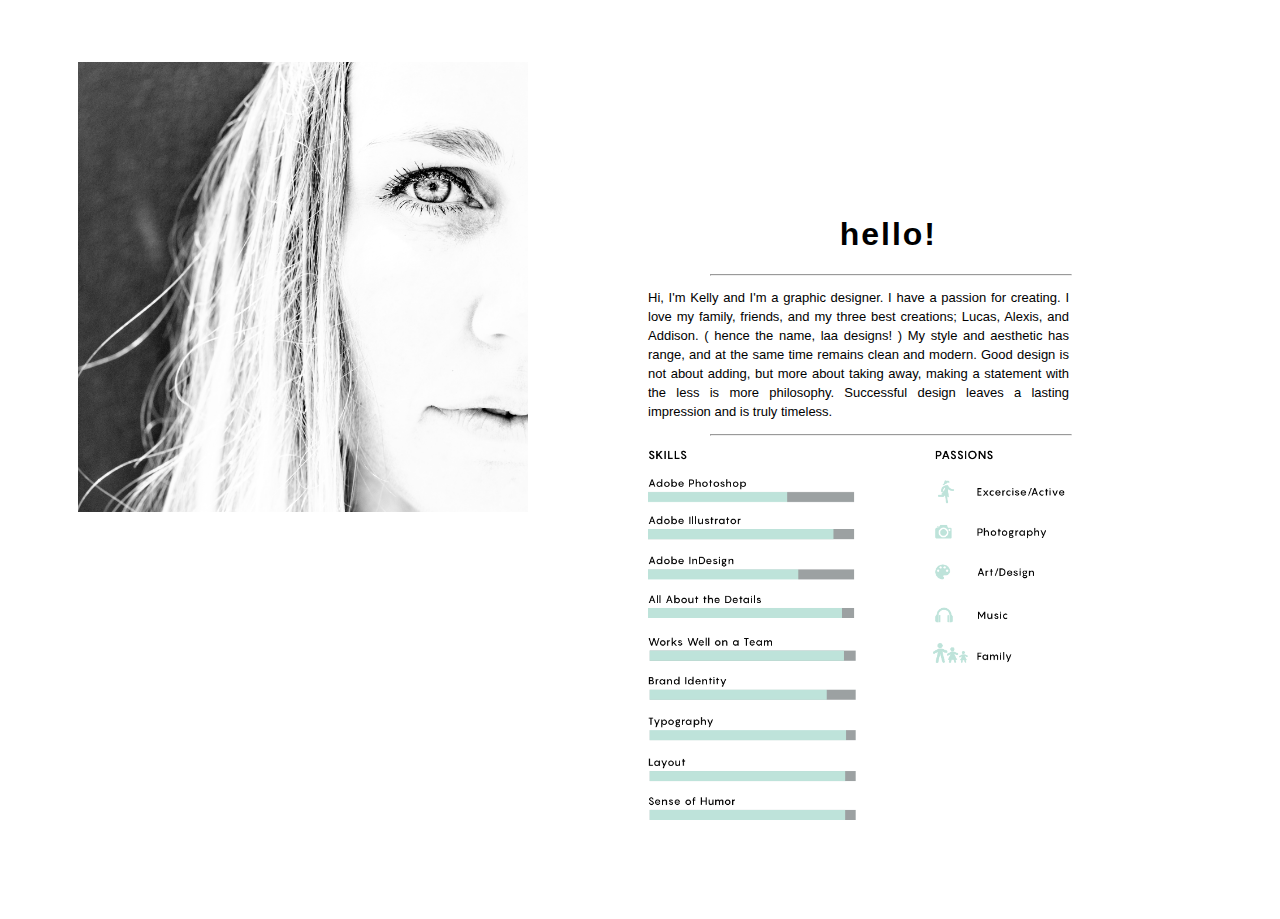
<file: about.html>
<!doctype html>
<html>
<head>
<meta charset="UTF-8">
<title>laa about page</title>
	<link href="about.css" rel="stylesheet">
</head>

<br>
<br>
<br>
<img src="half self portrait.JPG" width="450" margin-top: 70px; hspace="70">

<h1>hello!</h1>
	<hr noshade; width="360"; size="2";
	>
<body>
<p>
	Hi, I'm Kelly and I'm a graphic designer. I have a passion for creating. I love my family, friends, and my three best creations; Lucas, Alexis, and Addison. ( hence the name, laa designs! ) My style and aesthetic has range, and at the same time remains clean and modern. Good design is not about adding, but more about taking away, making a statement with the less is more philosophy. Successful design leaves a lasting impression and is truly timeless.
<br>
</p>
<hr noshade; width="360"; size="2";
	>
<p><img src="skills.png" width="600">
</p>

</body>

<br>
<br>
<br>
<br>

<footer>
	
	
</footer>
</html>
</file>
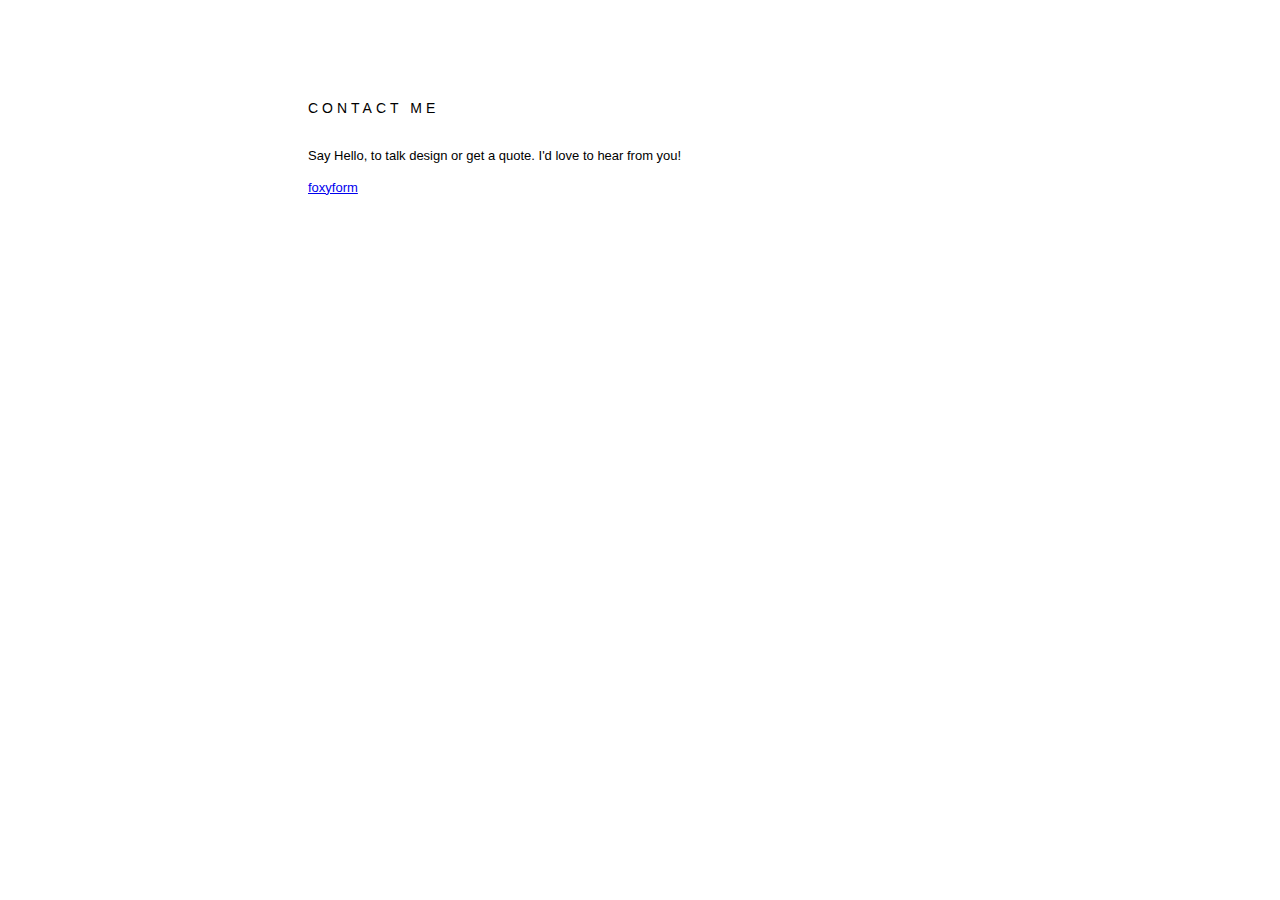
<file: contact.html>
<!doctype html>
<html>
<head>
<meta charset="utf-8">

<meta name="viewport" content="width=device-width">

<title>laa designs</title>
<link href="styles.css" rel="stylesheet">
<link href="https://fonts.googleapis.com/css?family=Open+Sans" rel="stylesheet">

<style>
	
	header{
		text-align: left;
		margin-top: 100px;
		margin-left: 300px;
		margin-right: 200px;
		font-family: Gotham, "Helvetica Neue", Helvetica, Arial, "sans-serif"; 
		letter-spacing: 4px;
		font-size: 14px;
			}

	
	
	p{
		font-family: Gotham, "Helvetica Neue", Helvetica, Arial, "sans-serif";
		font-size: 13px;
		margin-left: 300px;
		margin-right: 203px;
		text-align: justify;
		line-height: 145%;
		


	}

	
	</style>

<header>
CONTACT ME
	
</header>
<br>

<p>
	Say Hello, to talk design or get a quote. I'd love to hear from you!
</p>
<body>
<p>
<!-- Do not change the code! -->
<a id="foxyform_embed_link_853675" href="http://www.foxyform.com/">foxyform</a>
<script type="text/javascript">
(function(d, t){
   var g = d.createElement(t),
       s = d.getElementsByTagName(t)[0];
   g.src = "http://www.foxyform.com/js.php?id=853675&sec_hash=b7c6c9de760&width=350px";
   s.parentNode.insertBefore(g, s);
}(document, "script"));
</script>
<!-- Do not change the code! -->
<br>
<br>
<br>

<iframe src="https://www.google.com/maps/embed?pb=!1m14!1m8!1m3!1d14370.087944406523!2d-80.19300965!3d25.78634795!3m2!1i1024!2i768!4f13.1!4m3!3e6!4m0!4m0!5e0!3m2!1sen!2sus!4v1490123624200" width="400" height="300" frameborder="0" style="border:0" allowfullscreen></iframe>


</body>
</file>
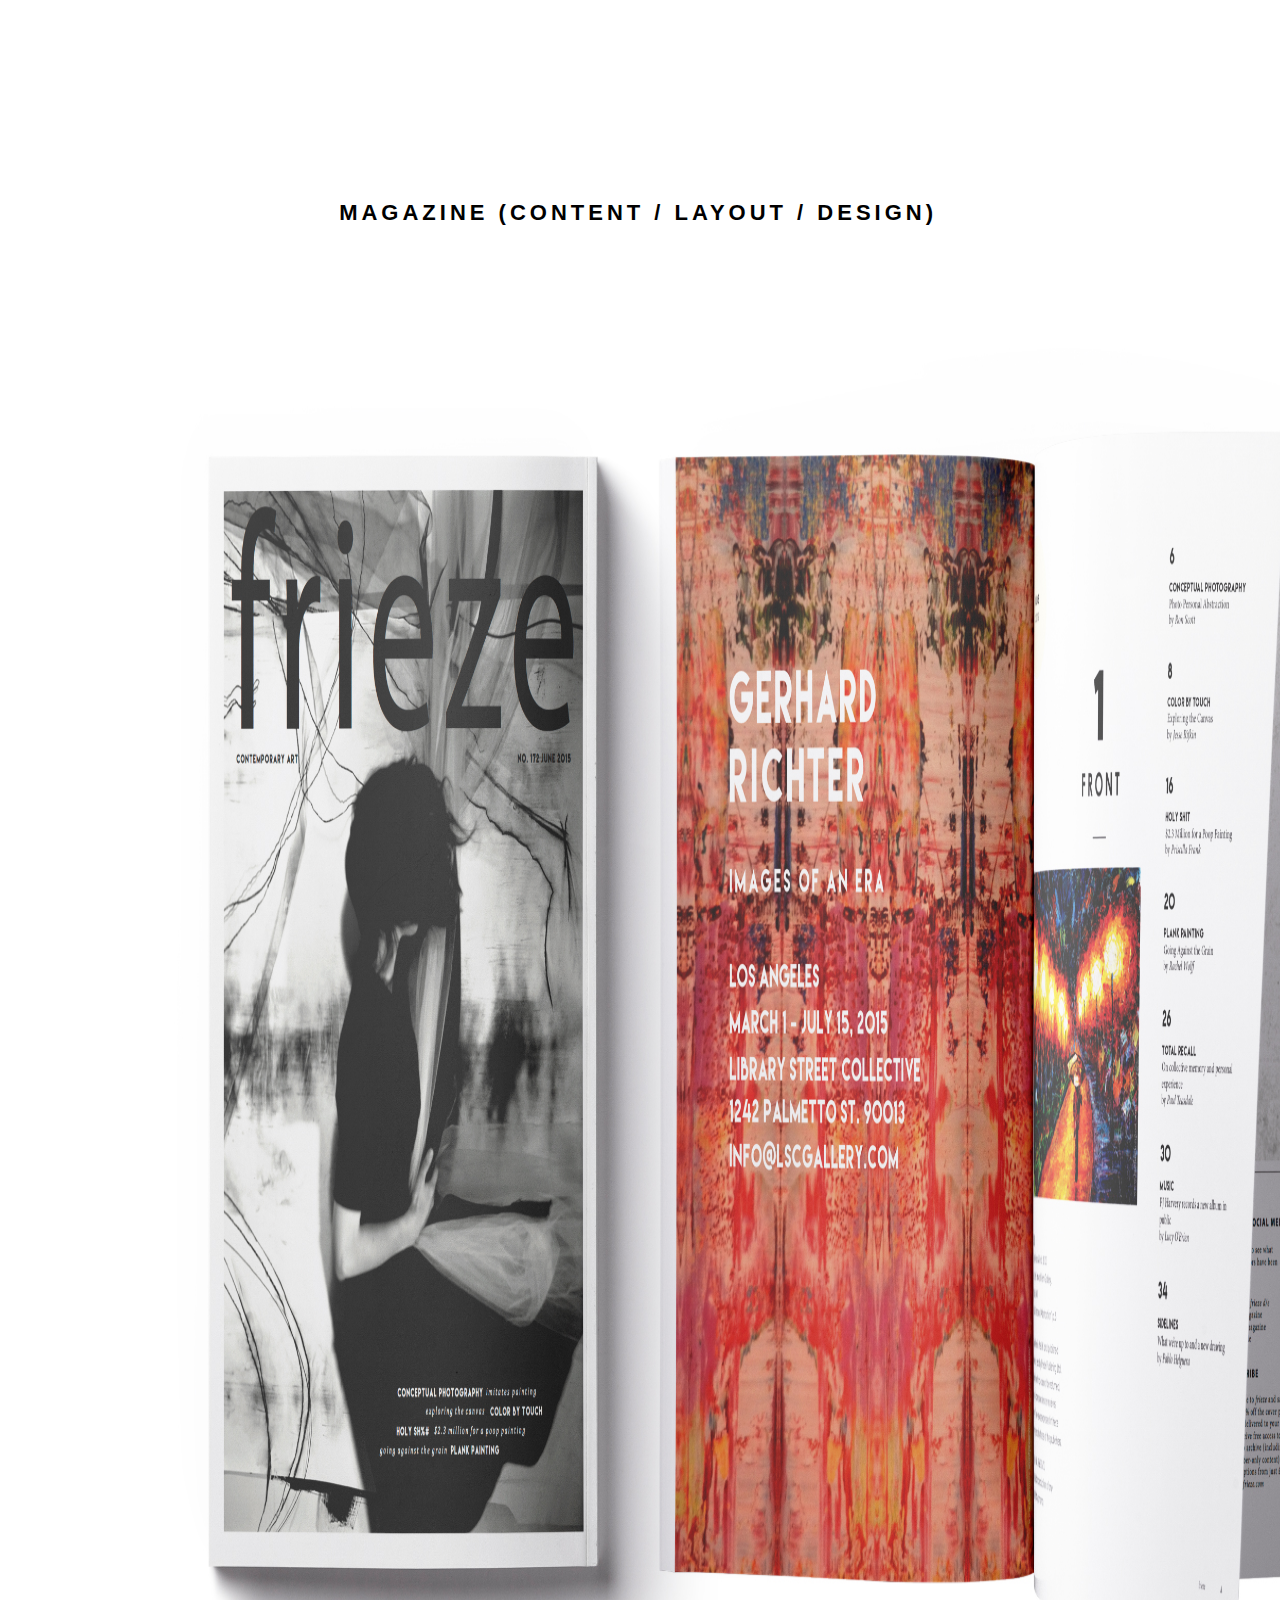
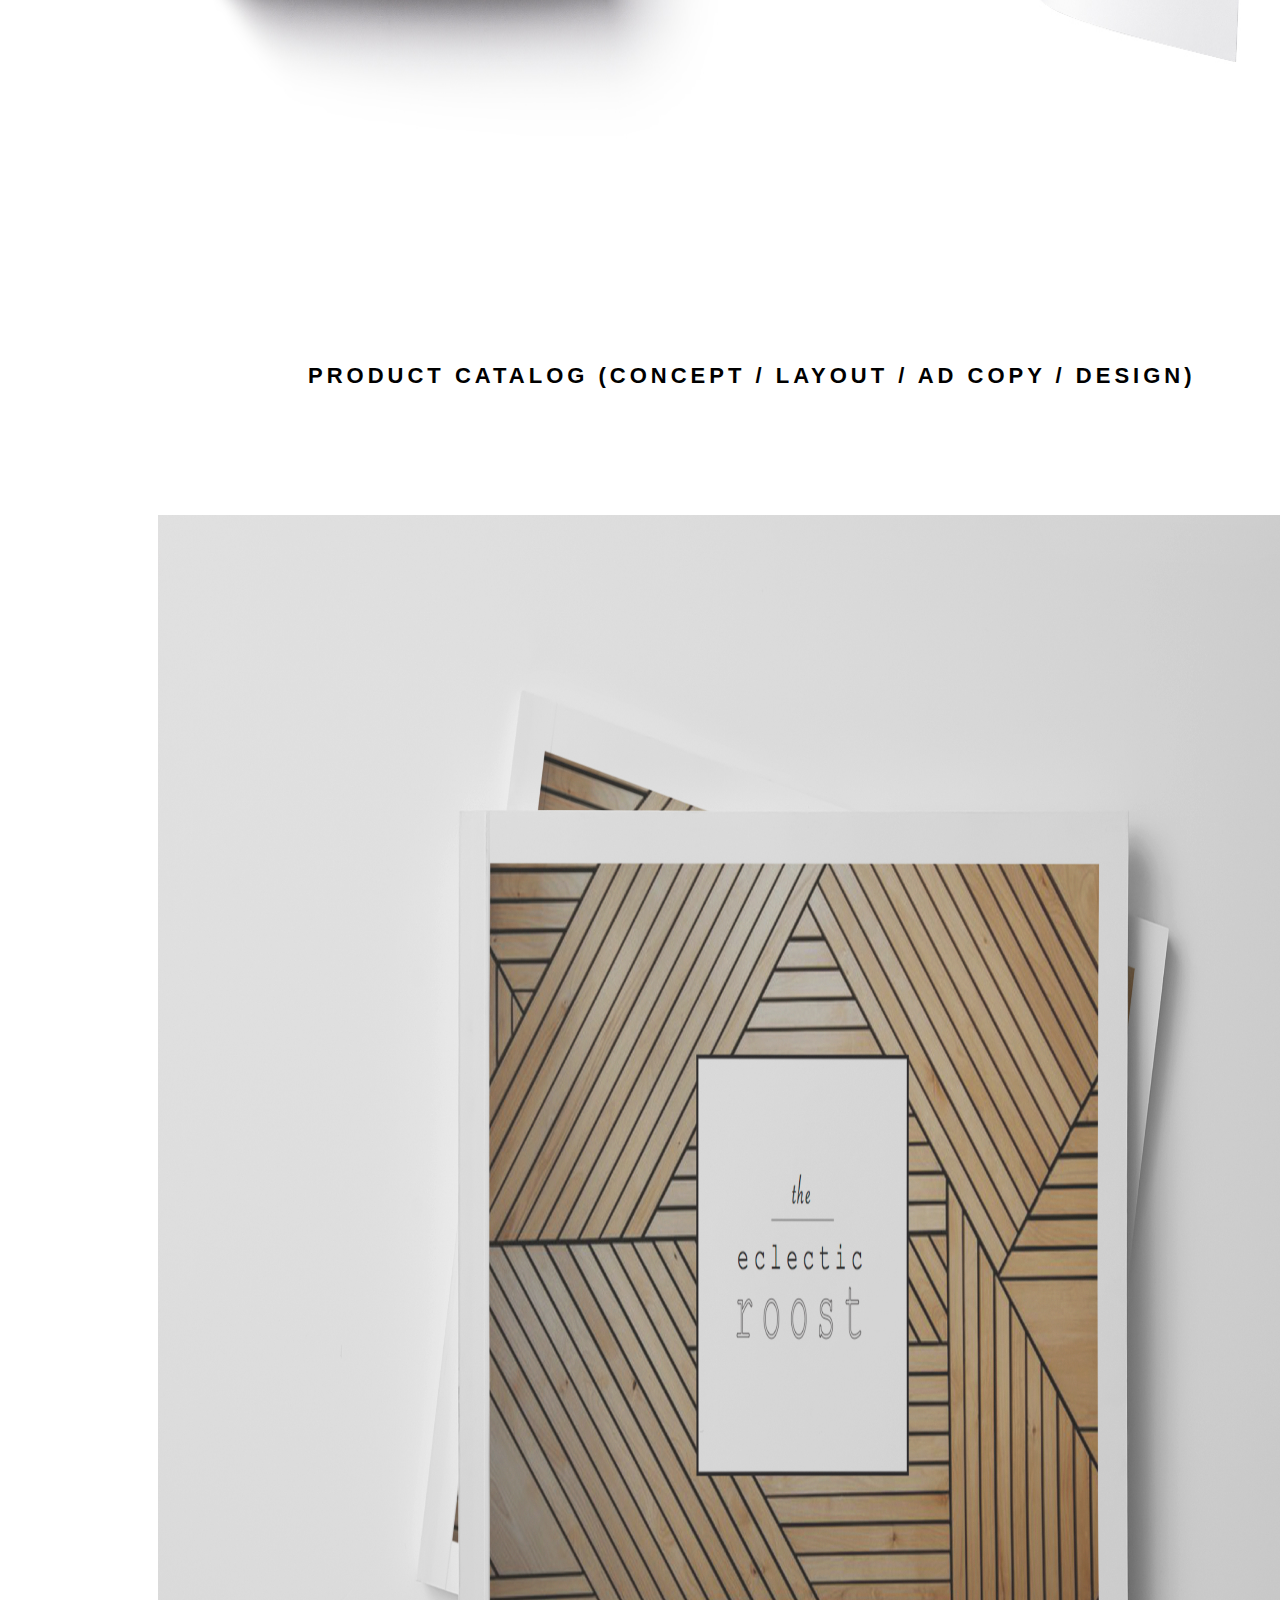
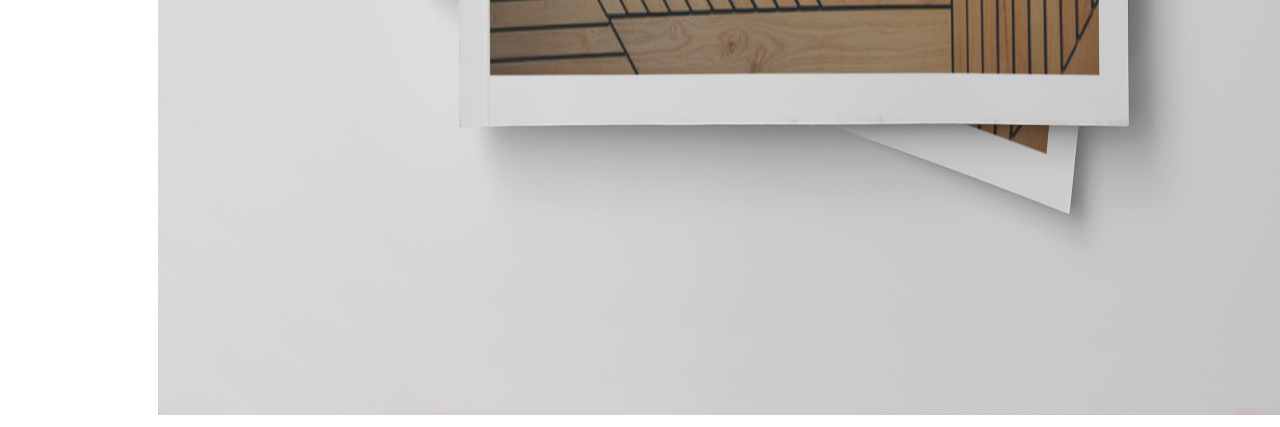
<file: PORTFOLIO.html>
<!doctype html>
<html>
<head>
<meta charset="UTF-8">
<title>PORTFOLIO</title>
<link href="styles.css" rel="stylesheet">
</head>

<h1>MAGAZINE (CONTENT / LAYOUT / DESIGN)</h1>



<style>
	h1 {
		margin-left: 300px;
		margin-top: 200px;
		font-family: Gotham, "Helvetica Neue", Helvetica, Arial, "sans-serif";
		color: black;
		letter-spacing: 4px;
		font-size: 22px;
	}
	
	h2 {
		margin-left: 300px;
		margin-top: 200px;
		font-family: Gotham, "Helvetica Neue", Helvetica, Arial, "sans-serif";
		color: black;
		letter-spacing: 4px;
		font-size: 22px;
	}

	img {
		margin-left: 150px;
	}

	</style>

<br>
<body>

<img src="freize magazine mock up-cover.jpg" width="2500" height="1500"></sp>



</body>

<h2>PRODUCT CATALOG (CONCEPT / LAYOUT / AD COPY / DESIGN)</h2>
<br>
<br>
<br>
<br>
<br>
<br>

<sp><img src="catalog mock up-ecclectic roost cover.jpg" width="2500" height="1500"></sp>


</html>
</file>
<file: about.css>
h1{
	text-align: right;
	margin-right: 335px;
	font-family: Gotham, "Helvetica Neue", Helvetica, Arial, "sans-serif";
	margin-top: -300px;
	letter-spacing: 2px;
	}
	
	hr{margin-right: 200px}
	
	p{
		font-family: Gotham, "Helvetica Neue", Helvetica, Arial, "sans-serif";
		font-size: 13px;
		margin-left: 640px;
		margin-right: 203px;
		text-align: justify;
		line-height: 145%;
	}

	footer {
		margin-left: 640px;
		margin-right: 203px;	
		
	}
	
	img{
		max-width: 100%;
	}
</file>
<file: styles.css>
h1{
	text-align: right;
	margin-right: 335px;
	font-family: Gotham, "Helvetica Neue", Helvetica, Arial, "sans-serif";
	margin-top: -300px;
	letter-spacing: 2px;
	}
	
	hr{margin-right: 200px}
	
	p{
		font-family: Gotham, "Helvetica Neue", Helvetica, Arial, "sans-serif";
		font-size: 13px;
		margin-left: 640px;
		margin-right: 203px;
		text-align: justify;
		line-height: 145%;
	}
	footer {
		margin-left: 640px;
		margin-right: 203px;	
		
	}
	
	img{
		max-width: 100%;
	}
</file>
